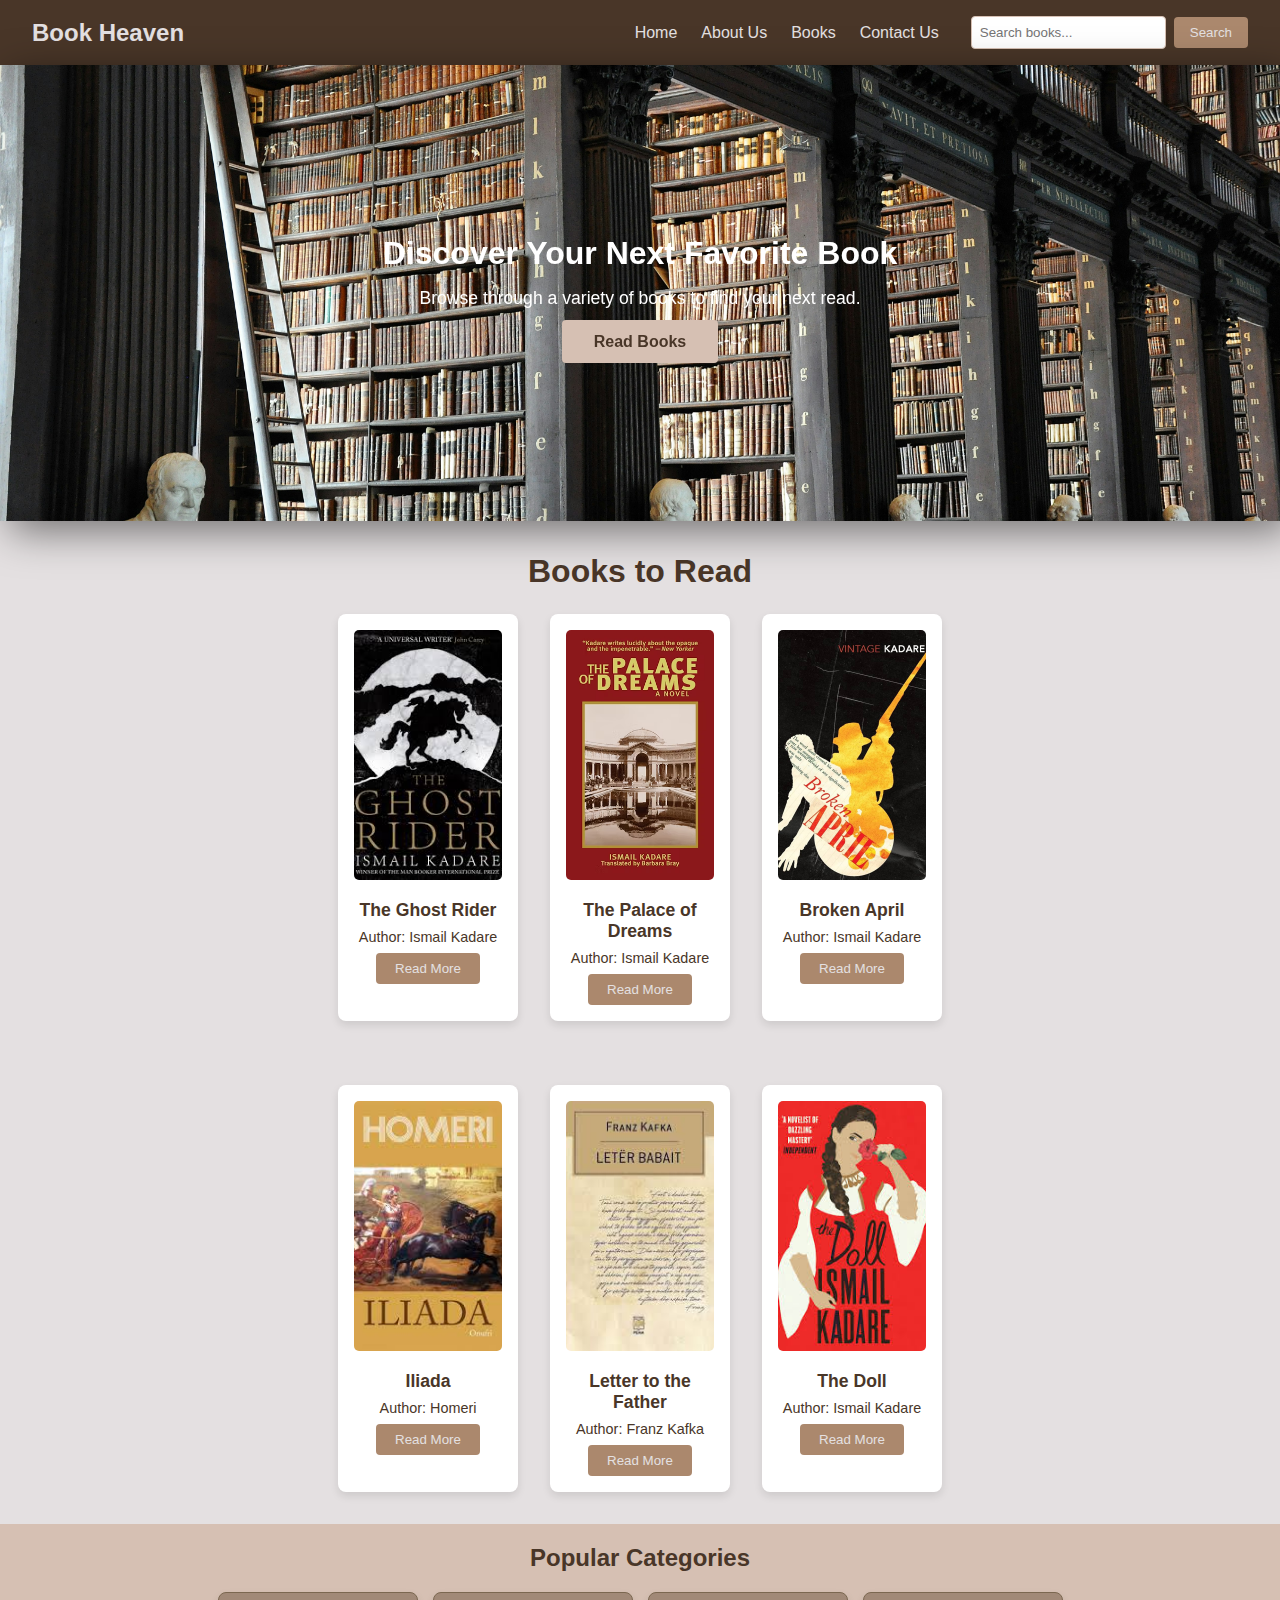
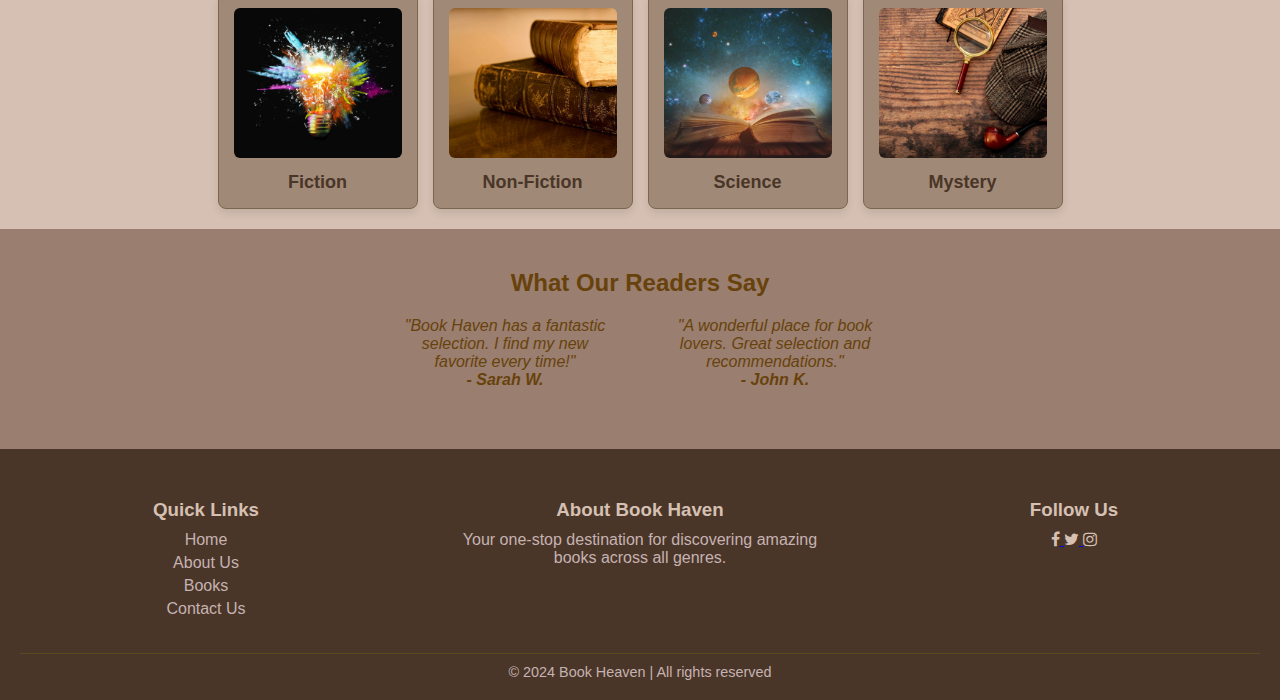
<file: Book Heaven/index.html>
<!DOCTYPE html>
<html lang="en">
<head>
    <meta charset="UTF-8">
    <meta name="viewport" content="width=device-width, initial-scale=1.0">
    <title>Book Heaven</title>
    <link rel="stylesheet" href="style.css">
    <link rel="stylesheet" href="https://cdnjs.cloudflare.com/ajax/libs/font-awesome/4.7.0/css/font-awesome.min.css">
</head>
<body>
    <header>

        <div class="logo">
            <h1>Book Heaven</h1>
        </div>
        <nav>
            <ul class="nav-links">
                <li><a href="index.html">Home</a></li>
                <li><a href="AboutUs.html">About Us</a></li>
                <li><a href="#">Books</a></li>
                <li><a href="#">Contact Us</a></li>
            </ul>
            <div class="search-bar">
                <input type="text" placeholder="Search books...">
                <button>Search</button>
            </div>
        </nav>
    </header>

    <section id="read-book">
        <div class="content">
            <h2>Discover Your Next Favorite Book</h2>
            <p>Browse through a variety of books to find your next read.</p>
            <a href="index.html" class="btn">Read Books</a>
        </div>
    </section>

    <section id="books">
        <h2>Books to Read</h2>
        <div class="book-container">
            <div class="book-box">
                <img src="img/5.jpg" alt="Book 1">
                <h3>The Ghost Rider</h3>
                <p>Author: Ismail Kadare</p>
                <button class="read-more">Read More</button>
            </div>
            <div class="book-box">
                <img src="img/6.avif" alt="Book 2">
                <h3>The Palace of Dreams</h3>
                <p>Author: Ismail Kadare</p>
                <button class="read-more">Read More</button>
            </div>
            <div class="book-box">
                <img src="img/7.jpg" alt="Book 3">
                <h3>Broken April</h3>
                <p>Author: Ismail Kadare</p>
                <button class="read-more">Read More</button>
            </div>
        </div>
    </section>


    <section id="books">
        <div class="book-container">
            <div class="book-box">
                <img src="img/1.jpg" alt="Book 1">
                <h3>Iliada</h3>
                <p>Author: Homeri</p>
                <button class="read-more">Read More</button>
            </div>
            <div class="book-box">
                <img src="img/2.jpg" alt="Book 2">
                <h3>Letter to the Father</h3>
                <p>Author: Franz Kafka </p>
                <button class="read-more">Read More</button>
            </div>
            <div class="book-box">
                <img src="img/4.jpg" alt="Book 3">
                <h3>The Doll</h3>
                <p>Author: Ismail Kadare</p>
                <button class="read-more">Read More</button>
            </div>
        </div>
    </section>

    <section id="categories">
        <h2>Popular Categories</h2>
        <div class="category-cards">
            <div class="category-card">
                <img src="img/9.jpg" alt="Fiction">
                <h3>Fiction</h3>
            </div>
            <div class="category-card">
                <img src="img/10.jpg" alt="Non-Fiction">
                <h3>Non-Fiction</h3>
            </div>
            <div class="category-card">
                <img src="img/11.jpg" alt="Science">
                <h3>Science</h3>
            </div>
            <div class="category-card">
                <img src="img/12.jpg" alt="Mystery">
                <h3>Mystery</h3>
            </div>
        </div>
    </section>

    <section id="testimonials">
        <h2>What Our Readers Say</h2>
        <div class="testimonials-container">
            <div class="testimonial">
                <p>"Book Haven has a fantastic selection. I find my new favorite every time!"</p>
                <h4>- Sarah W.</h4>
            </div>
            <div class="testimonial">
                <p>"A wonderful place for book lovers. Great selection and recommendations."</p>
                <h4>- John K.</h4>
            </div>
        </div>
    </section>

    <footer>
        <div class="footer-content">
            <div class="footer-section about">
                <h3>Quick Links</h3>
                <ul>
                    <li><a href="#index.html">Home</a></li>
                    <li><a href="#about.us.html">About Us</a></li>
                    <li><a href="#bookpage.html">Books</a></li>
                    <li><a href="#contactus.html">Contact Us</a></li>
                </ul>
            </div>
            <div class="footer-section links">
                <h3>About Book Haven</h3>
                <p>Your one-stop destination for discovering amazing books across all genres.</p>
            </div>
            <div class="footer-section social">
                <h3>Follow Us</h3>
                <a href="https://facebook.com" target="_blank">
                    <i class="fa fa-facebook" aria-hidden="true" style="color:#d6c0b3;" ></i>
                </a>
                <a href="https://twitter.com/" target="_blank">
                    <i class="fa fa-twitter" aria-hidden="true" style="color:#d6c0b3;"></i>
                </a>
                <a href="https://www.instagram.com/" target="_blank">
                    <i class="fa fa-instagram" aria-hidden="true" style="color:#d6c0b3;"></i>
                </a>
            </div>
        </div>
        <div class="footer-bottom">
            <p>&copy; 2024 Book Heaven | All rights reserved</p>
        </div>
    </footer>
</body>
</html>
</file>
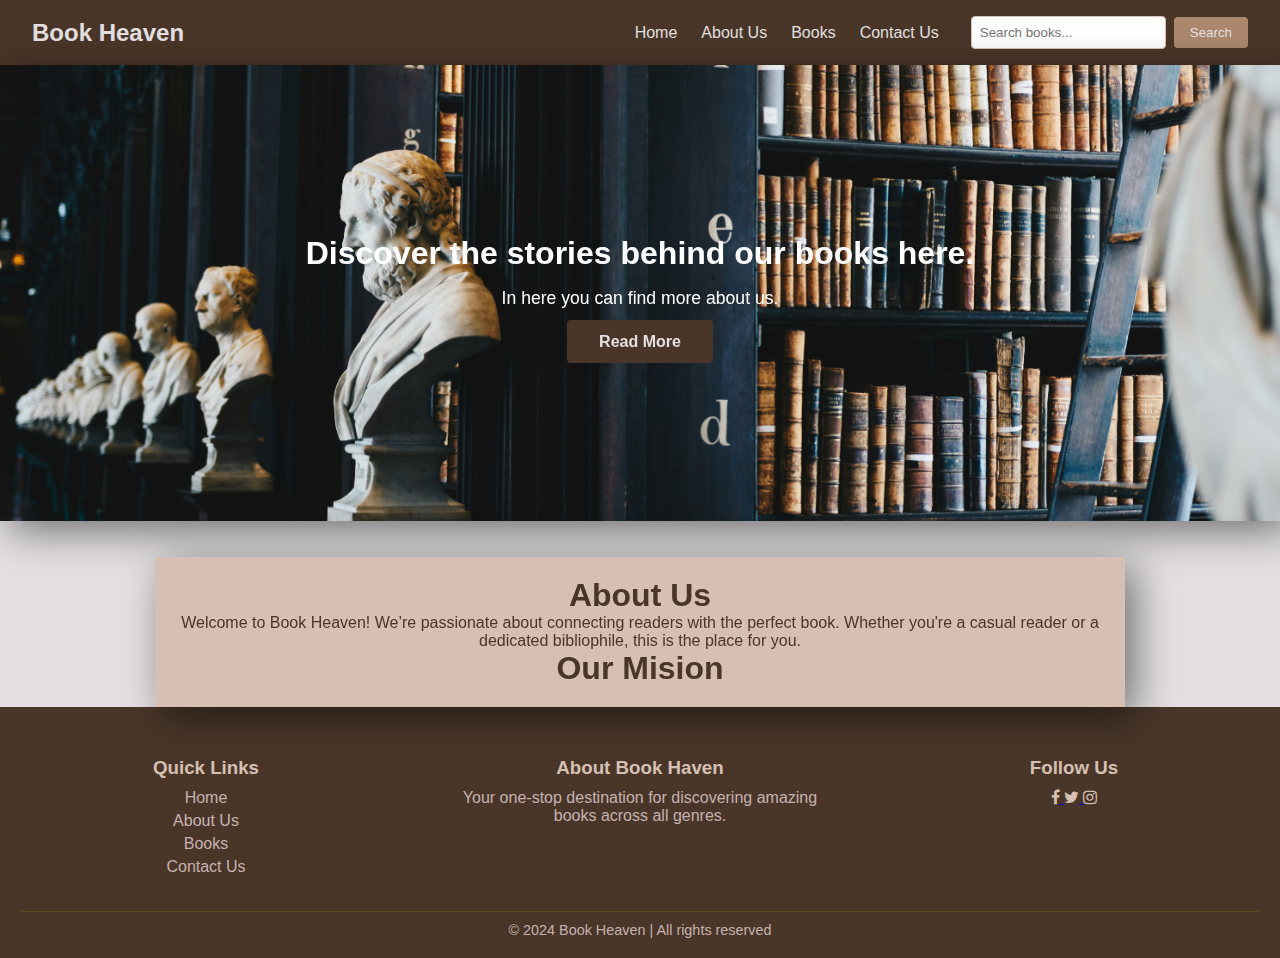
<file: Book Heaven/AboutUs.html>
<!DOCTYPE html>
<html lang="en">
<head>
    <meta charset="UTF-8">
    <meta name="viewport" content="width=device-width, initial-scale=1.0">
    <title>Book Heaven</title>
    <link rel="stylesheet" href="AboutUs.css">
    <link rel="stylesheet" href="https://cdnjs.cloudflare.com/ajax/libs/font-awesome/4.7.0/css/font-awesome.min.css">
</head>
<body>
    <header>

        <div class="logo">
            <h1>Book Heaven</h1>
        </div>
        <nav>
            <ul class="nav-links">
                <li><a href="index.html">Home</a></li>
                <li><a href="AboutUs.html">About Us</a></li>
                <li><a href="#">Books</a></li>
                <li><a href="#">Contact Us</a></li>
            </ul>
            <div class="search-bar">
                <input type="text" placeholder="Search books...">
                <button>Search</button>
            </div>
        </nav>
    </header>
    
    <section id="AboutUs-book">
        <div class="content">
            <h2>Discover the stories behind our books here.</h2>
            <p>In here you can find more about us.</p>
            <a href="AboutUs.html" class="btn">Read More</a>
        </div>
    </section>
<br><br>
    <section class="aboutus">
        <h1>About Us</h1>
        <p>Welcome to Book Heaven! We’re passionate about connecting readers with the perfect book.
             Whether you're a casual reader or a dedicated bibliophile, this is the place for you.</p>
        <h1>Our Mision</h1>
        <p></p>
    </section>


    <footer>
        <div class="footer-content">
            <div class="footer-section about">
                <h3>Quick Links</h3>
                <ul>
                    <li><a href="#index.html">Home</a></li>
                    <li><a href="#about.us.html">About Us</a></li>
                    <li><a href="#bookpage.html">Books</a></li>
                    <li><a href="#contactus.html">Contact Us</a></li>
                </ul>
            </div>
            <div class="footer-section links">
                <h3>About Book Haven</h3>
                <p>Your one-stop destination for discovering amazing books across all genres.</p>
            </div>
            <div class="footer-section social">
                <h3>Follow Us</h3>
                <a href="https://facebook.com" target="_blank">
                    <i class="fa fa-facebook" aria-hidden="true" style="color:#d6c0b3;" ></i>
                </a>
                <a href="https://twitter.com/" target="_blank">
                    <i class="fa fa-twitter" aria-hidden="true" style="color:#d6c0b3;"></i>
                </a>
                <a href="https://www.instagram.com/" target="_blank">
                    <i class="fa fa-instagram" aria-hidden="true" style="color:#d6c0b3;"></i>
                </a>
            </div>
        </div>
        <div class="footer-bottom">
            <p>&copy; 2024 Book Heaven | All rights reserved</p>
        </div>
    </footer>
</body>
</html>
</file>
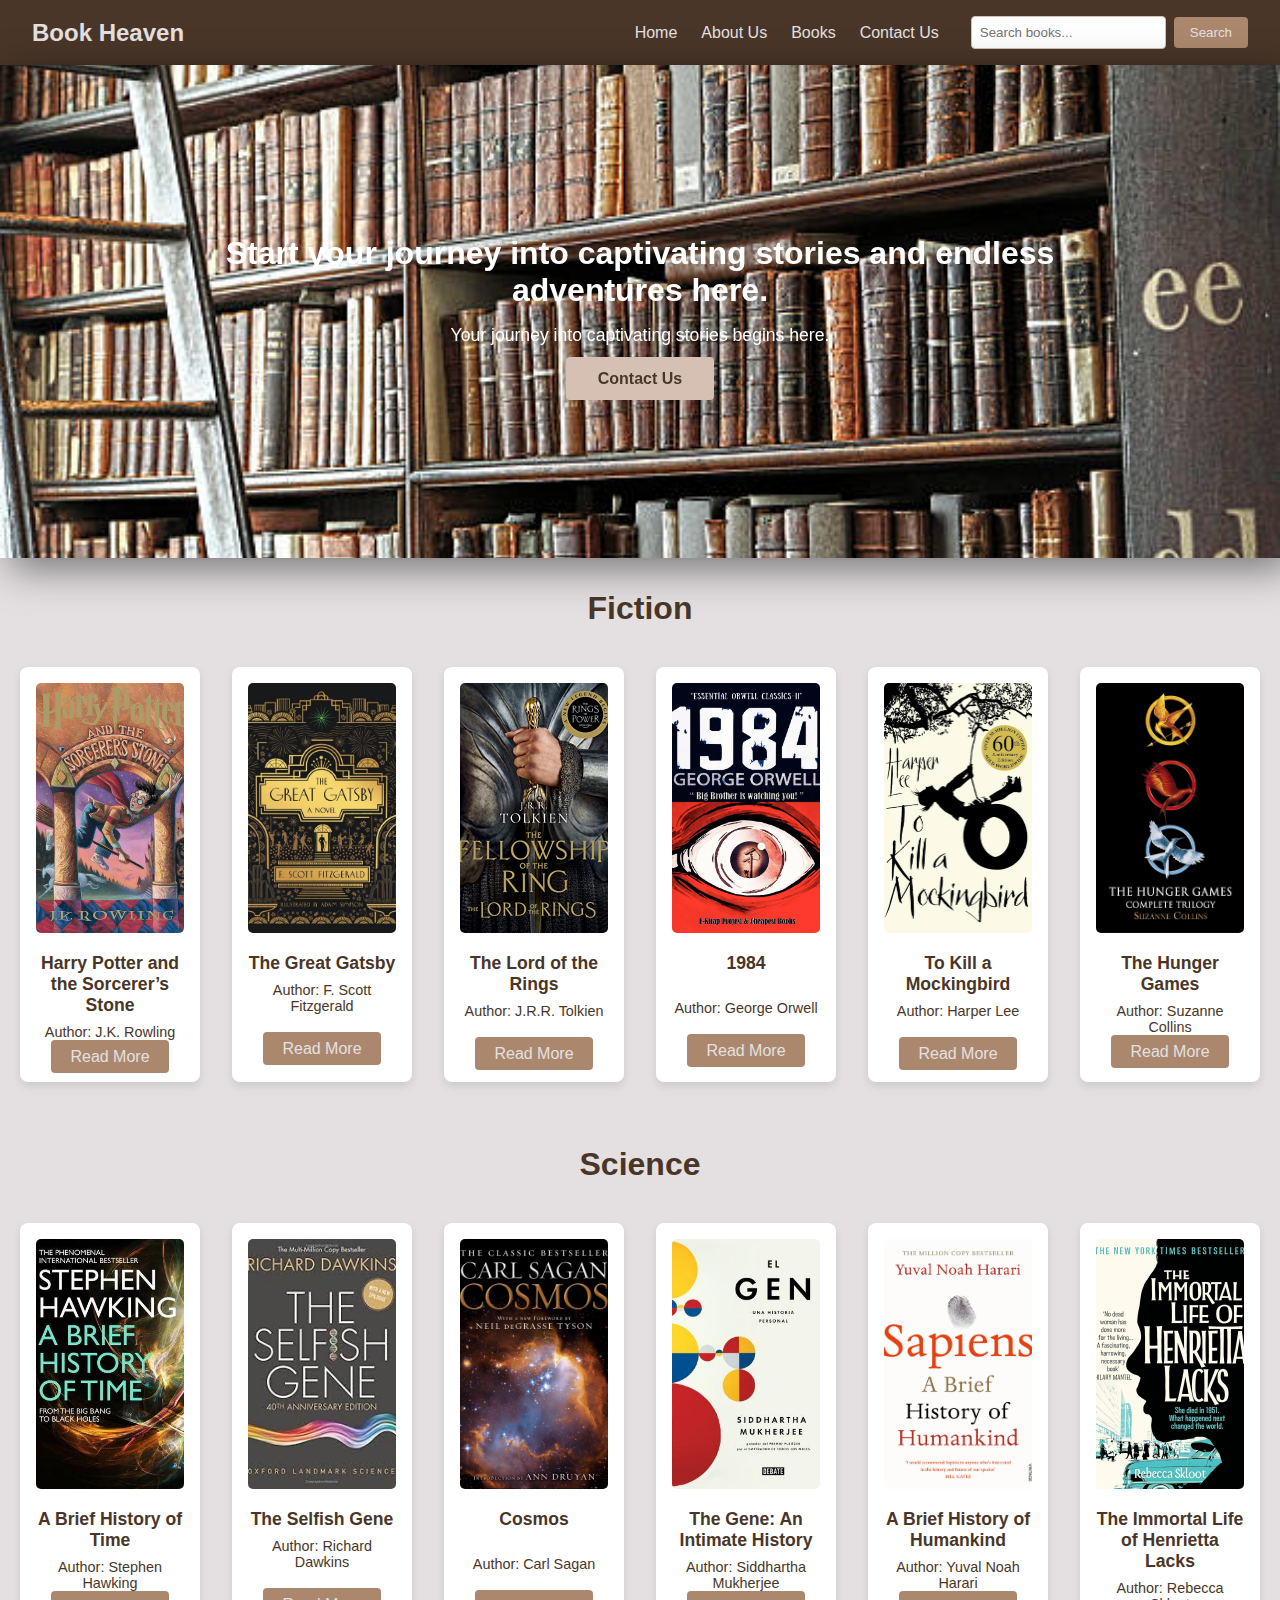
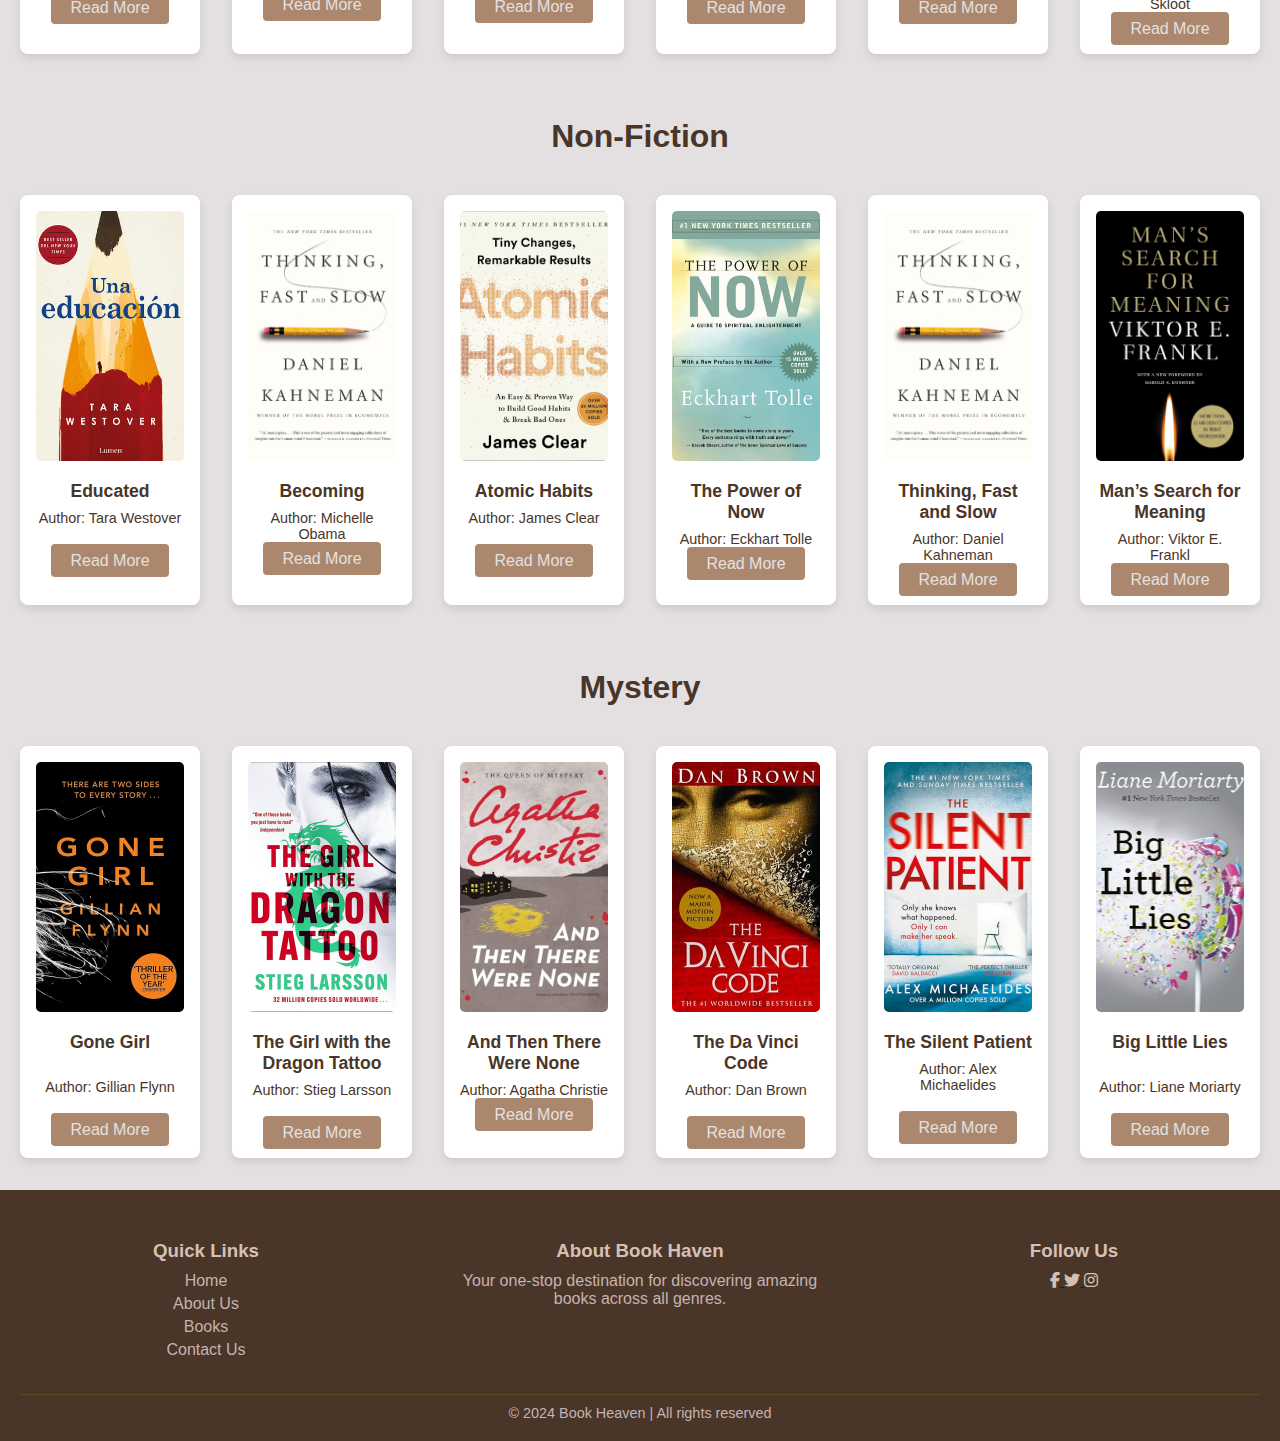
<file: Book Heaven/book.html>
<!DOCTYPE html>
<html lang="en">
<head>
    <meta charset="UTF-8">
    <meta name="viewport" content="width=device-width, initial-scale=1.0">
    <title>Book Heaven</title>
    <link rel="stylesheet" href="book.css">
    <link href="https://cdnjs.cloudflare.com/ajax/libs/font-awesome/6.5.1/css/all.min.css" rel="stylesheet">
</head>
<body>
    <header>

        <div class="logo">
            <h1>Book Heaven</h1>
        </div>
        <nav>
            <ul class="nav-links">
                <li><a href="index.html">Home</a></li>
                <li><a href="AboutUs.html">About Us</a></li>
                <li><a href="book.html">Books</a></li>
                <li><a href="contactus.html">Contact Us</a></li>
            </ul>
            <div class="search-bar">
                <input type="text" placeholder="Search books...">
                <button>Search</button>
            </div>
        </nav>
    </header>
    
    <section id="read-books">
        <div class="content">
            <h2>Start your journey into captivating stories and endless adventures here.</h2>
            <p>Your journey into captivating stories begins here.</p>
            <a href="contactus.html" class="btn">Contact Us</a>
        </div>
    </section>

    <section id="books">
        <div class="book-container">
            <h2>Fiction</h2>
            <div class="book-row">
                <div class="book-box">
                    <img src="img/books/8.jpg" alt="Book 1">
                    <h3>Harry Potter and the Sorcerer’s Stone</h3>
                    <p>Author: J.K. Rowling</p>
                    <a class="read-more" href="Iliada.html">Read More</a>
                </div>
                <div class="book-box">
                    <img src="img/books/9.webp" alt="Book 2">
                    <h3>The Great Gatsby</h3>
                    <p>Author: F. Scott Fitzgerald</p><br>
                    <a class="read-more" href="Iliada.html">Read More</a>
                </div>
                <div class="book-box">
                    <img src="img/books/10.jpg" alt="Book 3">
                    <h3>The Lord of the Rings</h3>
                    <p>Author: J.R.R. Tolkien</p> <br>
                    <a class="read-more" href="Iliada.html">Read More</a>
                </div>
                <div class="book-box">
                    <img src="img/books/11.webp" alt="Book 4">
                    <h3>1984</h3><br>
                    <p>Author: George Orwell</p><br>
                    <a class="read-more" href="Iliada.html">Read More</a>
                </div>
                <div class="book-box">
                    <img src="img/books/12.jpg" alt="Book 5">
                    <h3>To Kill a Mockingbird</h3>
                    <p>Author: Harper Lee</p><br>
                    <a class="read-more" href="Iliada.html">Read More</a>
                </div>
                <div class="book-box">
                    <img src="img/books/13.jpg" alt="Book 5">
                    <h3>The Hunger Games</h3>
                    <p>Author: Suzanne Collins</p>
                    <a class="read-more" href="Iliada.html">Read More</a>
                </div>
            </div>
        </div>
    </section>

    <section id="books">
        <div class="book-container">
            <h2>Science</h2>
            <div class="book-row">
                <div class="book-box">
                    <img src="img/books/14.jpg" alt="Book 1">
                    <h3>A Brief History of Time</h3>
                    <p>Author: Stephen Hawking</p>
                    <a class="read-more" href="Iliada.html">Read More</a>
                </div>
                <div class="book-box">
                    <img src="img/books/15.jpg" alt="Book 2">
                    <h3>The Selfish Gene</h3>
                    <p>Author: Richard Dawkins</p><br>
                    <a class="read-more" href="Iliada.html">Read More</a>
                </div>
                <div class="book-box">
                    <img src="img/books/16.jpg" alt="Book 3">
                    <h3>Cosmos</h3><br>
                    <p>Author: Carl Sagan</p><br>
                    <a class="read-more" href="Iliada.html">Read More</a>
                </div>
                <div class="book-box">
                    <img src="img/books/17.jpg" alt="Book 4">
                    <h3>The Gene: An Intimate History</h3>
                    <p>Author: Siddhartha Mukherjee</p>
                    <a class="read-more" href="Iliada.html">Read More</a>
                </div>
                <div class="book-box">
                    <img src="img/books/18.jpg" alt="Book 5">
                    <h3>A Brief History of Humankind</h3>
                    <p>Author: Yuval Noah Harari</p>
                    <a class="read-more" href="Iliada.html">Read More</a>
                </div>
                <div class="book-box">
                    <img src="img/books/19.jpg" alt="Book 5">
                    <h3>The Immortal Life of Henrietta Lacks</h3>
                    <p>Author: Rebecca Skloot</p>
                    <a class="read-more" href="Iliada.html">Read More</a>
                </div>
            </div>
        </div>
    </section>

    <section id="books">
        <div class="book-container">
            <h2>Non-Fiction</h2>
            <div class="book-row">
                <div class="book-box">
                    <img src="img/books/20.jpg" alt="Book 1">
                    <h3>Educated</h3>
                    <p>Author: Tara Westover</p><br>
                    <a class="read-more" href="Iliada.html">Read More</a>
                </div>
                <div class="book-box">
                    <img src="img/books/21.jpg" alt="Book 2">
                    <h3>Becoming</h3>
                    <p>Author: Michelle Obama</p>
                    <a class="read-more" href="Iliada.html">Read More</a>
                </div>
                <div class="book-box">
                    <img src="img/books/24.jpg" alt="Book 3">
                    <h3>Atomic Habits</h3>
                    <p>Author: James Clear</p><br>
                    <a class="read-more" href="Iliada.html">Read More</a>
                </div>
                <div class="book-box">
                    <img src="img/books/23.jpg" alt="Book 4">
                    <h3>The Power of Now</h3>
                    <p>Author: Eckhart Tolle</p>
                    <a class="read-more" href="Iliada.html">Read More</a>
                </div>
                <div class="book-box">
                    <img src="img/books/21.jpg" alt="Book 5">
                    <h3>Thinking, Fast and Slow</h3>
                    <p>Author:  Daniel Kahneman</p>
                    <a class="read-more" href="Iliada.html">Read More</a>
                </div>
                <div class="book-box">
                    <img src="img/books/31.jpg" alt="Book 5">
                    <h3>Man’s Search for Meaning</h3>
                    <p>Author: Viktor E. Frankl</p>
                    <a class="read-more" href="Iliada.html">Read More</a>
                </div>
            </div>
        </div>
    </section>
    
    <section id="books">
        <div class="book-container">
            <h2>Mystery</h2>
            <div class="book-row">
                <div class="book-box">
                    <img src="img/books/25.jpg" alt="Book 1">
                    <h3>Gone Girl</h3><br>
                    <p>Author: Gillian Flynn</p><br>
                    <a class="read-more" href="Iliada.html">Read More</a>
                </div>
                <div class="book-box">
                    <img src="img/books/26.jpg" alt="Book 2">
                    <h3>The Girl with the Dragon Tattoo</h3>
                    <p>Author: Stieg Larsson</p><br>
                    <a class="read-more" href="Iliada.html">Read More</a>
                </div>
                <div class="book-box">
                    <img src="img/books/27.avif" alt="Book 3">
                    <h3>And Then There Were None</h3>
                    <p>Author: Agatha Christie</p>
                    <a class="read-more" href="Iliada.html">Read More</a>
                </div>
                <div class="book-box">
                    <img src="img/books/28.jpg" alt="Book 4">
                    <h3>The Da Vinci Code</h3>
                    <p>Author: Dan Brown</p><br>
                    <a class="read-more" href="Iliada.html">Read More</a>
                </div>
                <div class="book-box">
                    <img src="img/books/29.jpg" alt="Book 5">
                    <h3>The Silent Patient</h3>
                    <p>Author: Alex Michaelides</p><br>
                    <a class="read-more" href="Iliada.html">Read More</a>
                </div>
                <div class="book-box">
                    <img src="img/books/30.jpg" alt="Book 5">
                    <h3>Big Little Lies</h3><br>
                    <p>Author: Liane Moriarty</p><br>
                    <a class="read-more" href="Iliada.html">Read More</a>
                </div>
            </div>
        </div>
    </section>

    <footer>
        <div class="footer-content">
            <div class="footer-section about">
                <h3>Quick Links</h3>
                <ul>
                    <li><a href="index.html">Home</a></li>
                    <li><a href="AboutUs.html">About Us</a></li>
                    <li><a href="book.html">Books</a></li>
                    <li><a href="contactus.html">Contact Us</a></li>
                </ul>
            </div>
            <div class="footer-section links">
                <h3>About Book Haven</h3>
                <p>Your one-stop destination for discovering amazing books across all genres.</p>
            </div>
            <div class="footer-section social">
                <h3>Follow Us</h3>
                <a href="https://facebook.com" target="_blank">
                    <i class="fa-brands fa-facebook-f" aria-hidden="true" style="color:#d6c0b3;" ></i>
                </a>
                <a href="https://twitter.com/" target="_blank">
                    <i class="fab fa-twitter" aria-hidden="true" style="color:#d6c0b3;"></i>
                </a>
                <a href="https://www.instagram.com/" target="_blank">
                    <i class="fab fa-instagram" aria-hidden="true" style="color:#d6c0b3;"></i>
                    
                </a>
            </div>
        </div>
        <div class="footer-bottom">
            <p>&copy; 2024 Book Heaven | All rights reserved</p>
        </div>
    </footer>
</body>
</html>
</file>
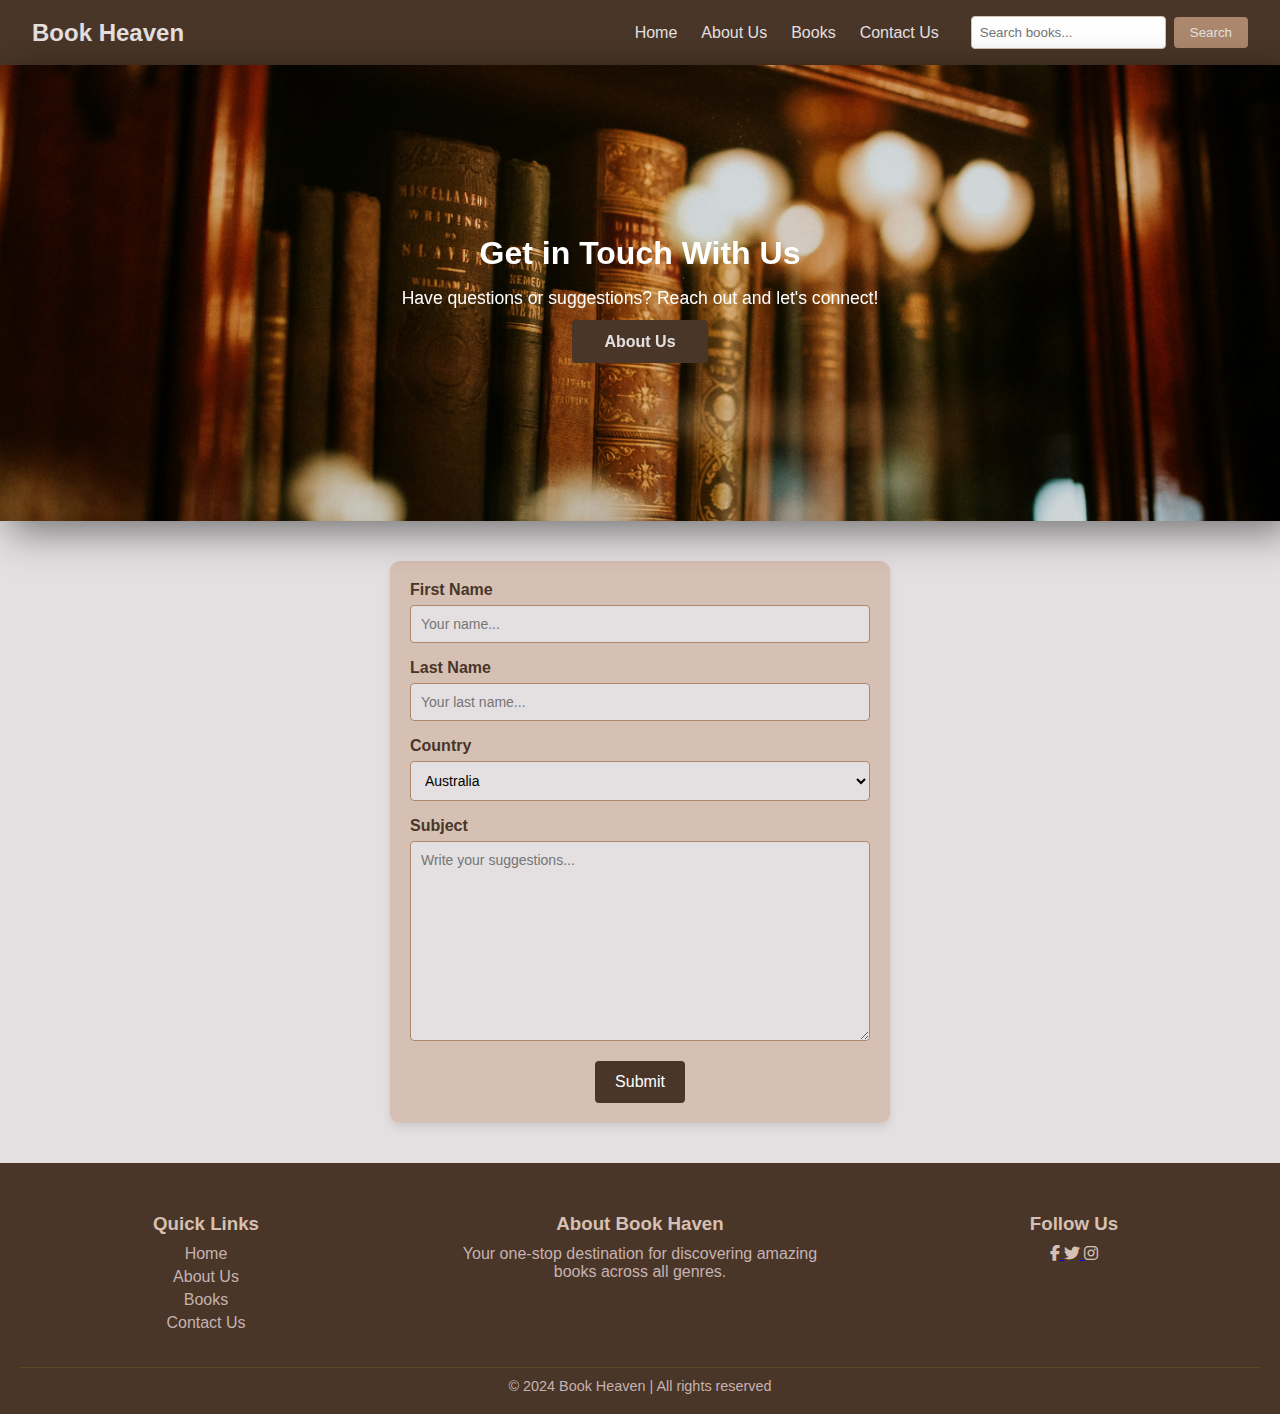
<file: Book Heaven/contactus.html>
<!DOCTYPE html>
<html lang="en">
<head>
    <meta charset="UTF-8">
    <meta name="viewport" content="width=device-width, initial-scale=1.0">
    <title>Book Heaven</title>
    <link rel="stylesheet" href="contactus.css">
    <link href="https://cdnjs.cloudflare.com/ajax/libs/font-awesome/6.5.1/css/all.min.css" rel="stylesheet">
</head>
<body>
    <header>

        <div class="logo">
            <h1>Book Heaven</h1>
        </div>
        <nav>
            <ul class="nav-links">
                <li><a href="index.html">Home</a></li>
                <li><a href="AboutUs.html">About Us</a></li>
                <li><a href="book.html">Books</a></li>
                <li><a href="contactus.html">Contact Us</a></li>
            </ul>
            <div class="search-bar">
                <input type="text" placeholder="Search books...">
                <button>Search</button>
            </div>
        </nav>
    </header>
    
    <section id="read-books">
        <div class="content">
            <h2>Get in Touch With Us</h2>
            <p>Have questions or suggestions? Reach out and let's connect!</p>
            <a href="AboutUs.html" class="btn">About Us</a>
        </div>
    </section>

    <div class="container">
        <form action="/action_page.php">
          <label for="first-name">First Name</label>
          <input type="text" id="first-name" name="firstname" placeholder="Your name...">
      
          <label for="last-name">Last Name</label>
          <input type="text" id="last-name" name="lastname" placeholder="Your last name...">

          <label for="country">Country</label>
          <select id="country" name="country">
            <option value="australia">Australia</option>
            <option value="canada">Canada</option>
            <option value="usa">USA</option>
          </select>
      
          <label for="message">Subject</label>
          <textarea id="message" name="subject" placeholder="Write your suggestions..." style="height:200px"></textarea>
      
          <div class="button-container">
            <input type="submit" value="Submit">
          </div>
        </form>
      </div>     
      
    <footer>
        <div class="footer-content">
            <div class="footer-section about">
                <h3>Quick Links</h3>
                <ul>
                    <li><a href="index.html">Home</a></li>
                    <li><a href="AboutUs.html">About Us</a></li>
                    <li><a href="book.html">Books</a></li>
                    <li><a href="contactus.html">Contact Us</a></li>
                </ul>
            </div>
            <div class="footer-section links">
                <h3>About Book Haven</h3>
                <p>Your one-stop destination for discovering amazing books across all genres.</p>
            </div>
            <div class="footer-section social">
                <h3>Follow Us</h3>
                <a href="https://facebook.com" target="_blank">
                    <i class="fa-brands fa-facebook-f" aria-hidden="true" style="color:#d6c0b3;" ></i>
                </a>
                <a href="https://twitter.com/" target="_blank">
                    <i class="fab fa-twitter" aria-hidden="true" style="color:#d6c0b3;"></i>
                </a>
                <a href="https://www.instagram.com/" target="_blank">
                    <i class="fab fa-instagram" aria-hidden="true" style="color:#d6c0b3;"></i>
                    
                </a>
            </div>
        </div>
        <div class="footer-bottom">
            <p>&copy; 2024 Book Heaven | All rights reserved</p>
        </div>
    </footer>
</body>
</html>
</file>
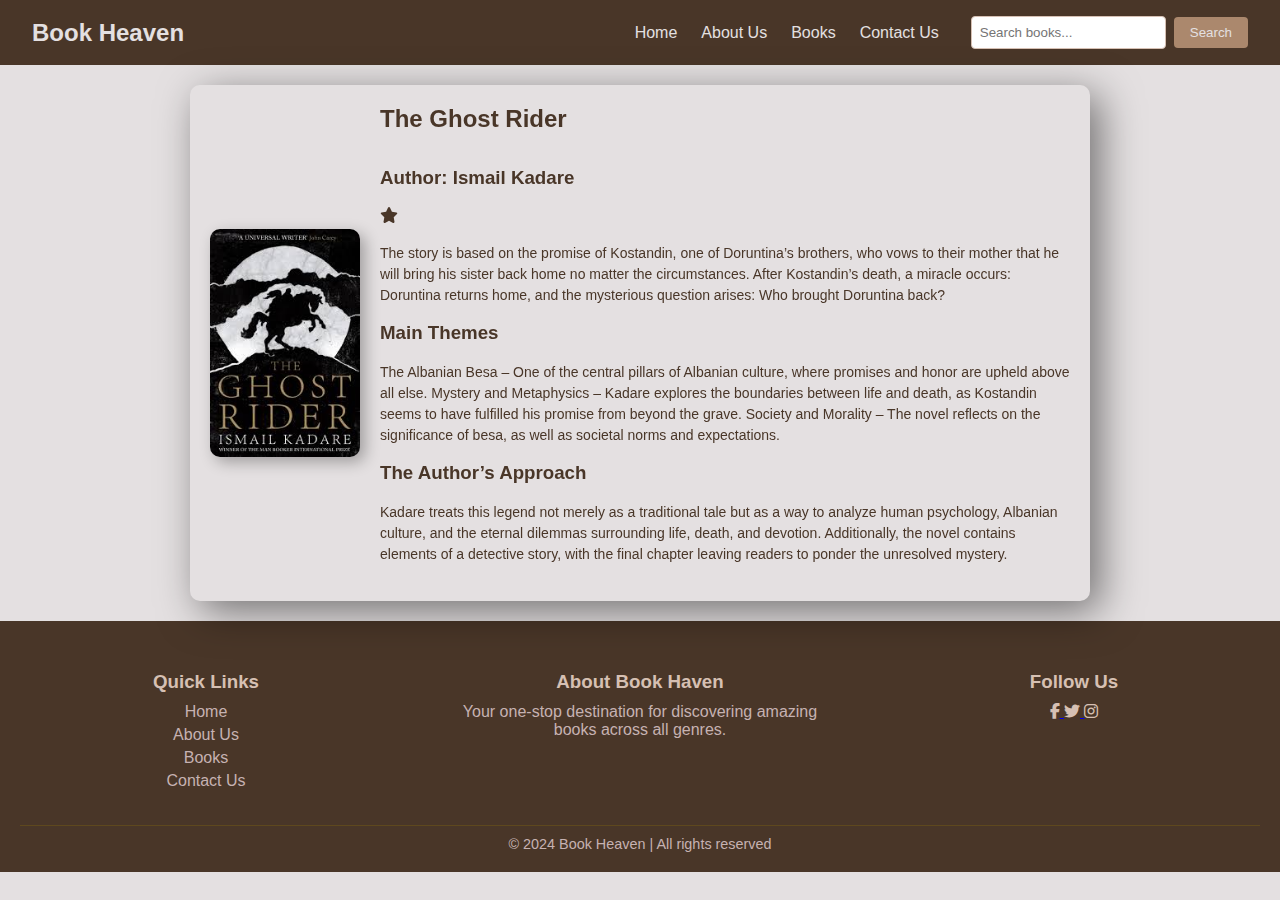
<file: Book Heaven/TheGhostRider.html>
<!DOCTYPE html>
<html lang="en">
<head>
    <meta charset="UTF-8">
    <meta name="viewport" content="width=device-width, initial-scale=1.0">
    <title>Book Heaven</title>
    <link rel="stylesheet" href="TheGhostRider.css">
    <link href="https://cdnjs.cloudflare.com/ajax/libs/font-awesome/6.5.1/css/all.min.css" rel="stylesheet">
</head>
<body>
    <header>

        <div class="logo">
            <h1>Book Heaven</h1>
        </div>
        <nav>
            <ul class="nav-links">
                <li><a href="index.html">Home</a></li>
                <li><a href="AboutUs.html">About Us</a></li>
                <li><a href="book.html">Books</a></li>
                <li><a href="contactus.html">Contact Us</a></li>
            </ul>
            <div class="search-bar">
                <input type="text" placeholder="Search books...">
                <button>Search</button>
            </div>
        </nav>
    </header>

    <section class="the-ghost-rider">
        <div class="container">
            <img src="img/books/5.jpg" alt="#" class="image">
            <div class="content">
                <h1>The Ghost Rider</h1><br>
                <h3>Author: Ismail Kadare</h3><br>
                <i class="fa-solid fa-star" ></i><br><br>

                <p class="story">The story is based on the promise of Kostandin, one of Doruntina’s brothers, 
                    who vows to their mother that he will bring his sister back home no matter the 
                    circumstances. After Kostandin’s death, a miracle occurs: Doruntina returns home, 
                    and the mysterious question arises: Who brought Doruntina back?</p>

                   <h3>Main Themes</h3> <br>
                       <p class="story"> The Albanian Besa – One of the central pillars of Albanian culture, where promises
                         and honor are upheld above all else.
                        Mystery and Metaphysics – Kadare explores the boundaries between life and death,
                         as Kostandin seems to have fulfilled his promise from beyond the grave.
                        Society and Morality – The novel reflects on the significance of besa, as well as 
                        societal norms and expectations.</p>
                    
                    <h3>The Author’s Approach</h3><br>
                   <p class="story"> Kadare treats this legend not merely as a traditional tale but as a way to analyze
                     human psychology, Albanian culture, and the eternal dilemmas surrounding life, death,
                      and devotion. Additionally, the novel contains elements of a detective story, 
                      with the final chapter leaving readers to ponder the unresolved mystery.</p>
               
                
          
            </div>
        </div>
    </section>
    

    <footer>
        <div class="footer-content">
            <div class="footer-section about">
                <h3>Quick Links</h3>
                <ul>
                    <li><a href="index.html">Home</a></li>
                    <li><a href="AboutUs.html">About Us</a></li>
                    <li><a href="book.html">Books</a></li>
                    <li><a href="contactus.html">Contact Us</a></li>
                </ul>
            </div>
            <div class="footer-section links">
                <h3>About Book Haven</h3>
                <p>Your one-stop destination for discovering amazing books across all genres.</p>
            </div>
            <div class="footer-section social">
                <h3>Follow Us</h3>
                <a href="https://facebook.com" target="_blank">
                    <i class="fa-brands fa-facebook-f" aria-hidden="true" style="color:#d6c0b3;" ></i>
                </a>
                <a href="https://twitter.com/" target="_blank">
                    <i class="fab fa-twitter" aria-hidden="true" style="color:#d6c0b3;"></i>
                </a>
                <a href="https://www.instagram.com/" target="_blank">
                    <i class="fab fa-instagram" aria-hidden="true" style="color:#d6c0b3;"></i>
                    
                </a>
            </div>
        </div>
        <div class="footer-bottom">
            <p>&copy; 2024 Book Heaven | All rights reserved</p>
        </div>
    </footer>
</body>
</html>
</file>
<file: Book Heaven/style.css>
* {
    margin: 0;
    padding: 0;
    box-sizing: border-box;
}

body {
    font-family: Arial, sans-serif;
    background-color: #E4E0E1; 
    color: #493628; 
}

header {
    display: flex;
    align-items: center;
    justify-content: space-between;
    background-color: #493628; 
    padding: 1rem 2rem;
    color: #E4E0E1; 
}

.logo h1 {
    font-size: 1.5rem;
    margin: 0;
    color: #E4E0E1; 
}

nav {
    display: flex;
    align-items: center;
    gap: 2rem;
}

.nav-links {
    list-style: none;
    display: flex;
    gap: 1.5rem;
    margin: 0;
}

.nav-links a {
    color: #E4E0E1; 
    text-decoration: none;
    padding: 0.5rem 0;
    transition: color 0.3s;
}

.nav-links a:hover {
    color: #AB886D; 
}

.search-bar {
    display: flex;
    align-items: center;
    gap: 0.5rem;
}

.search-bar input {
    padding: 0.5rem;
    border: 1px solid #D6C0B3; 
    border-radius: 4px;
    outline: none;
}

.search-bar button {
    padding: 0.5rem 1rem;
    background-color: #AB886D; 
    color: #E4E0E1;
    border: none;
    border-radius: 4px;
    cursor: pointer;
    transition: background 0.3s;
}

.search-bar button:hover {
    background-color: #D6C0B3; 
}

.search-bar {
    display: flex;
    align-items: center;
    gap: 0.5rem;
}

.search-bar input {
    padding: 0.5rem;
    border: 1px solid #D6C0B3; 
    border-radius: 4px;
    outline: none;
}

.search-bar button {
    padding: 0.5rem 1rem;
    background-color: #AB886D; 
    color: #E4E0E1; 
    border: none;
    border-radius: 4px;
    cursor: pointer;
    transition: background 0.3s;
}

.search-bar button:hover {
    background-color: #D6C0B3; 
}


#read-book {
    background-color: #AB886D; 
    color: #E4E0E1; 
    padding: 3rem 2rem;
    text-align: center;
}

#read-book .content {
    max-width: 800px;
    margin: 0 auto;
}

#read-book h2 {
    font-size: 2rem;
    margin-bottom: 1rem;
}

#read-book p {
    font-size: 1.1rem;
    margin-bottom: 1.5rem;
}

.btn {
    background-color: #D6C0B3; 
    color: #493628; 
    padding: 0.8rem 2rem;
    text-decoration: none;
    border-radius: 4px;
    font-weight: bold;
    transition: background- 0.3s;
}

.btn:hover {
    background-color: #493628; 
    color: #E4E0E1; 
}




#books {
    background-color: #E4E0E1; 
    padding: 2rem;
    text-align: center;
}

#books h2 {
    font-size: 2rem;
    margin-bottom: 1.5rem;
}

.book-container {
    display: flex;
    justify-content: center;
    gap: 2rem;
}

.book-box {
    background-color: #FFF;
    padding: 1rem;
    border-radius: 8px;
    box-shadow: 0 4px 8px rgba(0, 0, 0, 0.1);
    text-align: center;
    width: 180px;
}

.book-box img {
    width: 100%;
    height: 250px;
    object-fit: cover;
    border-radius: 5px;
}

.book-box h3 {
    font-size: 1.1rem;
    margin-top: 1rem;
}

.book-box p {
    font-size: 0.9rem;
    margin: 0.5rem 0;
}

.book-box:hover {
    transform: scale(1.05);
}

.read-more {
    background-color: #AB886D; 
    color: #E4E0E1; 
    padding: 0.5rem 1.2rem;
    border: none;
    border-radius: 4px;
    cursor: pointer;
    transition: background 0.3s;
}

.read-more:hover {
    background-color: #D6C0B3; 
}


#categories {
    padding: 40px 20px;
    text-align: center;
    background-color:#D6C0B3;
}
.category-cards {
    display: flex;
    justify-content: center;
    gap: 20px;
    flex-wrap: wrap;
}
.category-card {
    background-color: #AB886D;
    padding: 20px;
    border-radius: 10px;
    width: 150px;
    text-align: center;
}


#testimonials {
    padding: 40px 20px;
    background-color: #9A7E6F;
    color: #67420c;
    text-align: center;
}
.testimonials-container {
    display: flex;
    gap: 20px;
    justify-content: center;
    flex-wrap: wrap;
}
.testimonial {
    background-color: var(--accent-color);
    padding: 20px;
    border-radius: 10px;
    max-width: 250px;
    font-style: italic;
}

#categories {
    padding: 40px 20px;
    text-align: center;
    background-color:#D6C0B3;
}
.category-cards {
    display: flex;
    justify-content: center;
    gap: 20px;
    flex-wrap: wrap;
}
.category-card {
    background-color: #AB886D;
    padding: 20px;
    border-radius: 10px;
    width: 150px;
    text-align: center;
}


footer {
    background-color: #493628; 
    padding: 20px;
    color: #c6b2b2; 
    text-align: center;
}

.footer-content {
    display: flex;
    justify-content: space-between;
    flex-wrap: wrap;
    padding: 20px 0;
}

.footer-section {
    width: 30%;
    min-width: 200px;
    margin: 10px 0;
}


.footer-section h3 {
    color: #d6c0b3; 
    margin-bottom: 10px;
}

.footer-section p, .footer-section ul {
    color: #c6b2b2;
}

.footer-section ul {
    list-style-type: none;
    padding: 0;
}

.footer-section ul li {
    margin: 5px 0;
}

.footer-section ul li a {
    color: #c6b2b2;
    text-decoration: none;
}

.footer-section a img {
    margin: 0 5px;
}

.footer-bottom {
    border-top: 1px solid #5e481e; 
    padding-top: 10px;
    font-size: 0.9rem;
}

#read-book {
    background-image: url('img/13.jpg');
    background-size: cover; 
    background-position: center; 
    background-repeat: no-repeat; 
    color: white; 
    padding: 170px 0; 
    filter: drop-shadow(10px 10px 20px rgba(0, 0, 0, 0.7)); 
    filter: drop-shadow(10px 10px 20px rgba(0, 0, 0, 0.5)); 
}


#categories {
    text-align: center;
    padding: 20px;
    background-color: #D6C0B3;
}

#categories h2 {
    font-size: 24px;
    margin-bottom: 20px;
    color: #493628; 
}

.category-cards {
    display: flex;
    flex-wrap: wrap;
    justify-content: center;
    gap: 15px; 
}

.category-card {
    background-color: #a18977;
    border: 1px solid #7b6750; 
    border-radius: 8px;
    box-shadow: 0 4px 8px rgba(0, 0, 0, 0.1);
    padding: 15px;
    width: 200px; 
    text-align: center;
    transition: transform 0.3s; 
}

.category-card:hover {
    transform: scale(1.05);
}

.category-card img {
    width: 100%;
    height: 150px;
    object-fit: cover;
    border-radius: 6px;
}

.category-card h3 {
    font-size: 18px;
    margin-top: 10px;
    color: #493628;
}

/* Tablet styles */
@media (max-width: 768px) {
    .navbar {
        flex-direction: column;
        text-align: center;
    }
    .content {
        font-size: 1rem;
    }
}

/* Phone styles */
@media (max-width: 480px) {
    .header {
        font-size: 1.5rem;
        text-align: center;
    }
    .content {
        font-size: 0.9rem;
        padding: 10px;
    }
}
</file>
<file: Book Heaven/AboutUs.css>
* {
    margin: 0;
    padding: 0;
    box-sizing: border-box;
}

body {
    font-family: Arial, sans-serif;
    background-color: #E4E0E1; 
    color: #493628; 
}

header {
    display: flex;
    align-items: center;
    justify-content: space-between;
    background-color: #493628; 
    padding: 1rem 2rem;
    color: #E4E0E1; 
}

.logo h1 {
    font-size: 1.5rem;
    margin: 0;
    color: #E4E0E1; 
}

nav {
    display: flex;
    align-items: center;
    gap: 2rem;
}

.nav-links {
    list-style: none;
    display: flex;
    gap: 1.5rem;
    margin: 0;
}

.nav-links a {
    color: #E4E0E1; 
    text-decoration: none;
    padding: 0.5rem 0;
    transition: color 0.3s;
}

.nav-links a:hover {
    color: #AB886D; 
}

.search-bar {
    display: flex;
    align-items: center;
    gap: 0.5rem;
}

.search-bar input {
    padding: 0.5rem;
    border: 1px solid #D6C0B3; 
    border-radius: 4px;
    outline: none;
}

.search-bar button {
    padding: 0.5rem 1rem;
    background-color: #AB886D; 
    color: #E4E0E1;
    border: none;
    border-radius: 4px;
    cursor: pointer;
    transition: background 0.3s;
}

.search-bar button:hover {
    background-color: #D6C0B3; 
}

.search-bar {
    display: flex;
    align-items: center;
    gap: 0.5rem;
}

.search-bar input {
    padding: 0.5rem;
    border: 1px solid #D6C0B3; 
    border-radius: 4px;
    outline: none;
}

.search-bar button {
    padding: 0.5rem 1rem;
    background-color: #AB886D; 
    color: #E4E0E1; 
    border: none;
    border-radius: 4px;
    cursor: pointer;
    transition: background 0.3s;
}

.search-bar button:hover {
    background-color: #D6C0B3; 
}

#AboutUs-book {
    background-color: #AB886D; 
    color: #E4E0E1; 
    padding: 3rem 2rem;
    text-align: center;
}

#AboutUs-book .content {
    max-width: 900px;
    margin: 0 auto;
}

#AboutUs-book h2 {
    font-size:2rem ;
    margin-bottom: 1rem;
}

#AboutUs-book p {
    font-size:1.1rem;
    margin-bottom:1.5rem;
}


#AboutUs-book {
    background-image: url('img/aboutus.jpg');
    background-size: cover; 
    background-position: center; 
    background-repeat: no-repeat; 
    color: white; 
    padding: 170px 0; 
    filter: drop-shadow(10px 10px 20px rgba(0, 0, 0, 0.7)); 
    filter: drop-shadow(10px 10px 20px rgba(0, 0, 0, 0.5)); 
}

.btn {
    background-color: #493628; 
    color: #E4E0E1; 
    padding: 0.8rem 2rem;
    text-decoration: none;
    border-radius: 4px;
    font-weight: bold;
    transition: background- 0.3s;
}

.btn:hover {
    background-color:  #D6C0B3; 
    color:#493628; 
}


.aboutus {
    background-color: #E4E0E1; 
    padding: 2rem;
    text-align: center;
}

.aboutus{
    max-width: 970px;
    margin: auto;
    background:#D6C0B3;
    padding: 20px;
    filter: drop-shadow(10px 10px 20px rgba(0, 0, 0, 0.7)); 
    filter: drop-shadow(10px 10px 20px rgba(0, 0, 0, 0.5));
}

.aboutus h2 {
    font-size: 2rem;
    margin-bottom: 1.5rem;
}

#aboutus-container {
    display: flex;
    justify-content: center;
    gap: 2rem;
}

footer {
    background-color: #493628; 
    padding: 20px;
    color: #c6b2b2; 
    text-align: center;
}

.footer-content {
    display: flex;
    justify-content: space-between;
    flex-wrap: wrap;
    padding: 20px 0;
}

.footer-content a:hover, .footer-content a:focus {
    color:#E4E0E1;
  }
  
.footer-section {
    width: 30%;
    min-width: 200px;
    margin: 10px 0;
}

.footer-section h3 {
    color: #D6C0B3; 
    margin-bottom: 10px;
}

.footer-section p, .footer-section ul {
    color: #c6b2b2;
}

.footer-section ul {
    list-style-type: none;
    padding: 0;
}

.footer-section ul li {
    margin: 5px 0;
}

.footer-section ul li a {
    color: #c6b2b2;
    text-decoration: none;
}

.footer-section a img {
    margin: 0 5px;
}

.footer-bottom {
    border-top: 1px solid #5e481e; 
    padding-top: 10px;
    font-size: 0.9rem;
}

/* Tablet styles */
@media (max-width: 768px) {
    .navbar {
        flex-direction: column;
        text-align: center;
    }
    .content {
        font-size: 1rem;
    }
}

/* Phone styles */
@media (max-width: 480px) {
    .header {
        font-size: 1.5rem;
        text-align: center;
    }
    .content {
        font-size: 0.9rem;
        padding: 10px;
    }
}
</file>
<file: Book Heaven/book.css>
* {
    margin: 0;
    padding: 0;
    box-sizing: border-box;
}

body {
    font-family: Arial, sans-serif;
    background-color: #E4E0E1; 
    color: #493628; 
}

header {
    display: flex;
    align-items: center;
    justify-content: space-between;
    background-color: #493628; 
    padding: 16px 32px;
    color: #E4E0E1; 
}

.logo h1 {
    font-size: 24px;
    margin: 0;
    color: #E4E0E1; 
}

nav {
    display: flex;
    align-items: center;
    gap: 32px;
}

.nav-links {
    list-style: none;
    display: flex;
    gap: 24px;
    margin: 0;
}

.nav-links a {
    color: #E4E0E1; 
    text-decoration: none;
    padding: 8px 0;
    transition: color 0.3s;
}

.nav-links a:hover {
    color: #AB886D; 
}

.search-bar {
    display: flex;
    align-items: center;
    gap: 8px;
}

.search-bar input {
    padding: 8px;
    border: 1px solid #D6C0B3; 
    border-radius: 4px;
    outline: none;
}

.search-bar button {
    padding: 8px 16px;
    background-color: #AB886D; 
    color: #E4E0E1;
    border: none;
    border-radius: 4px;
    cursor: pointer;
    transition: background 0.3s;
}

.search-bar button:hover {
    background-color: #D6C0B3; 
}

.search-bar {
    display: flex;
    align-items: center;
    gap: 8px;
}

.search-bar input {
    padding: 8px;
    border: 1px solid #D6C0B3; 
    border-radius: 4px;
    outline: none;
}

.search-bar button {
    padding: 8px 16px;
    background-color: #AB886D; 
    color: #E4E0E1; 
    border: none;
    border-radius: 4px;
    cursor: pointer;
    transition: background 0.3s;
}

.search-bar button:hover {
    background-color: #D6C0B3; 
}

#read-books {
    background-color: #AB886D; 
    color: #E4E0E1; 
    padding: 48px 32px;
    text-align: center;
}

#read-books .content {
    max-width: 900px;
    margin: 0 auto;
}

#read-books h2 {
    font-size: 32px ;
    margin-bottom: 16px;
}

#read-books p {
    font-size: 17.6px;
    margin-bottom: 24px;
}


#read-books {
    background-image: url('img/readbook.jpg');
    background-size: cover; 
    background-position: center; 
    background-repeat: no-repeat; 
    color: white; 
    padding: 170px 0; 
    filter: drop-shadow(10px 10px 20px rgba(0, 0, 0, 0.7)); 
    filter: drop-shadow(10px 10px 20px rgba(0, 0, 0, 0.5)); 
}

.btn {
    background-color: #493628; 
    color: #E4E0E1; 
    padding: 12.8px 32px;
    text-decoration: none;
    border-radius: 4px;
    font-weight: bold;
    transition: background- 0.3s;
}

.btn:hover {
    background-color:  #D6C0B3; 
    color:#493628; 
}
  


#read-book {
    background-color: #AB886D; 
    color: #E4E0E1; 
    padding:  48px 32px;
    text-align: center;
}

#read-book .content {
    max-width: 800px;
    margin: 0 auto;
}

#read-book h2 {
    font-size: 32px;
    margin-bottom: 16px;
}

#read-book p {
    font-size: 17.6px;
    margin-bottom: 24px;
}

.btn {
    background-color: #D6C0B3; 
    color: #493628; 
    padding: 12.8px 32px;
    text-decoration: none;
    border-radius: 4px;
    font-weight: bold;
    transition: background- 0.3s;
}

.btn:hover {
    background-color: #493628; 
    color: #E4E0E1; 
}


#books {
    background-color: #E4E0E1; 
    padding: 32px;
    text-align: center;
}

#books h2 {
    font-size: 32px;
    margin-bottom: 24px;
    display: flex;
    justify-content: center;
    align-items: center;
    text-align: center;
    margin: 0 auto 24px auto; 
}


.book-container {
    display: flex;
    flex-direction: column; 
    align-items: center;
    gap: 16px; 
}

.book-container h2 {
    margin-bottom: 0; 
    font-size: 24px;
    text-align: center;
}

.book-row {
    display: flex; 
    justify-content: center;
    gap: 32px; 
}

.book-box {
    background-color: #FFF;
    padding: 16px;
    border-radius: 8px;
    box-shadow: 0 4px 8px rgba(0, 0, 0, 0.1);
    text-align: center;
    width: 180px;
}

.book-box img {
    width: 100%;
    height: 250px;
    object-fit: cover;
    border-radius: 5px;
}

.book-box h3 {
    font-size: 17.6px;
    margin-top: 16px;
}

.book-box p {
    font-size: 14.4px;
    margin: 8px 0;
}

.book-box:hover {
    transform: scale(1.05);
}

.read-more {
    background-color: #AB886D; 
    color: #E4E0E1; 
    padding: 8px 19.2px;
    border: none;
    border-radius: 4px;
    text-decoration: none;
    cursor: pointer;
    transition: background 0.3s;
}

.read-more:hover {
    background-color: #D6C0B3; 
}


footer {
    background-color: #493628; 
    padding: 20px;
    color: #c6b2b2; 
    text-align: center;
}

.footer-content {
    display: flex;
    justify-content: space-between;
    flex-wrap: wrap;
    padding: 20px 0;
}

.footer-content a:hover, .footer-content a:focus {
    color:#E4E0E1;
  }
  
.footer-section {
    width: 30%;
    min-width: 200px;
    margin: 10px 0;
}

.footer-section h3 {
    color: #D6C0B3; 
    margin-bottom: 10px;
}

.footer-section p, .footer-section ul {
    color: #c6b2b2;
}

.footer-section ul {
    list-style-type: none;
    padding: 0;
}

.footer-section ul li {
    margin: 5px 0;
}

.footer-section ul li a {
    color: #c6b2b2;
    text-decoration: none;
}

.footer-section a img {
    margin: 0 5px;
}

.footer-bottom {
    border-top: 1px solid #5e481e; 
    padding-top: 10px;
    font-size: 14.4px;
}


@media (max-width: 768px) {
    .navbar {
        flex-direction: column;
        text-align: center;
    }
    .content {
        font-size: 16px;
    }
}


@media (max-width: 480px) {
    .header {
        font-size: 24px;
        text-align: center;
    }
    .content {
        font-size: 14.4px;
        padding: 10px;
    }
}

.mission-icon i {
    font-size: 260%; 
    color: #493628;
    margin-bottom: 10px;
}
.team-icon i {
    font-size: 260%; 
    color: #493628;
    margin-bottom: 10px;
}
</file>
<file: Book Heaven/contactus.css>
* {
    margin: 0;
    padding: 0;
    box-sizing: border-box;
}

body {
    font-family: Arial, sans-serif;
    background-color: #E4E0E1; 
    color: #493628; 
}

header {
    display: flex;
    align-items: center;
    justify-content: space-between;
    background-color: #493628; 
    padding: 16px 32px;
    color: #E4E0E1; 
}

.logo h1 {
    font-size: 24px;
    margin: 0;
    color: #E4E0E1; 
}

nav {
    display: flex;
    align-items: center;
    gap: 32px;
}

.nav-links {
    list-style: none;
    display: flex;
    gap: 24px;
    margin: 0;
}

.nav-links a {
    color: #E4E0E1; 
    text-decoration: none;
    padding: 8px 0;
    transition: color 0.3s;
}

.nav-links a:hover {
    color: #AB886D; 
}

.search-bar {
    display: flex;
    align-items: center;
    gap: 8px;
}

.search-bar input {
    padding: 8px;
    border: 1px solid #D6C0B3; 
    border-radius: 4px;
    outline: none;
}

.search-bar button {
    padding: 8px 16px;
    background-color: #AB886D; 
    color: #E4E0E1;
    border: none;
    border-radius: 4px;
    cursor: pointer;
    transition: background 0.3s;
}

.search-bar button:hover {
    background-color: #D6C0B3; 
}

.search-bar {
    display: flex;
    align-items: center;
    gap: 8px;
}

.search-bar input {
    padding: 8px;
    border: 1px solid #D6C0B3; 
    border-radius: 4px;
    outline: none;
}

.search-bar button {
    padding: 8px 16px;
    background-color: #AB886D; 
    color: #E4E0E1; 
    border: none;
    border-radius: 4px;
    cursor: pointer;
    transition: background 0.3s;
}

.search-bar button:hover {
    background-color: #D6C0B3; 
}

#read-books {
    background-color: #AB886D; 
    color: #E4E0E1; 
    padding: 48px 32px;
    text-align: center;
}

#read-books .content {
    max-width: 900px;
    margin: 0 auto;
}

#read-books h2 {
    font-size: 32px ;
    margin-bottom: 16px;
}

#read-books p {
    font-size: 17.6px;
    margin-bottom: 24px;
}

#read-books {
    background-image: url('img/contactus.jpg');
    background-size: cover; 
    background-position: center; 
    background-repeat: no-repeat; 
    color: white; 
    padding: 170px 0; 
    filter: drop-shadow(10px 10px 20px rgba(0, 0, 0, 0.7)); 
    filter: drop-shadow(10px 10px 20px rgba(0, 0, 0, 0.5)); 
}

.btn {
    background-color: #493628; 
    color: #E4E0E1; 
    padding: 12.8px  32px;
    text-decoration: none;
    border-radius: 4px;
    font-weight: bold;
    transition: background- 0.3s;
}

.btn:hover {
    background-color:  #D6C0B3; 
    color:#493628; 
}
  
.container {
    max-width: 500px;
    margin: 40px auto;
    background-color: #d6c0b3;
    padding: 20px;
    border-radius: 10px;
    box-shadow: 0 4px 8px rgba(0, 0, 0, 0.1);
  }

  label {
    display: block;
    font-weight: bold;
    margin-bottom: 6px;
    color: #493628;
  }

  #first-name,#last-name, #country, #message {
    width: 100%;
    padding: 10px;
    border: 1px solid #ab886d;
    border-radius: 4px;
    margin-bottom: 16px;
    font-size: 14px;
    background-color: #E4E0E1;
  }

  .button-container {
    text-align: center; 
  }

  input[type=submit] {
    background-color: #493628;
    color: #ffffff;
    padding: 12px 20px;
    border: none;
    border-radius: 4px;
    font-size: 16px;
    cursor: pointer;
    transition: background-color 0.3s ease;
    display: inline-block; 
    margin: 0 auto; 
  }

  input[type=submit]:hover {
    background-color: #ab886d;
  }

  textarea {
    resize: vertical;
    font-family: Arial, Helvetica, sans-serif;
  }
  
footer {
    background-color: #493628; 
    padding: 20px;
    color: #c6b2b2; 
    text-align: center;
}

.footer-content {
    display: flex;
    justify-content: space-between;
    flex-wrap: wrap;
    padding: 20px 0;
}

.footer-content a:hover, .footer-content a:focus {
    color:#E4E0E1;
  }
  
.footer-section {
    width: 30%;
    min-width: 200px;
    margin: 10px 0;
}

.footer-section h3 {
    color: #D6C0B3; 
    margin-bottom: 10px;
}

.footer-section p, .footer-section ul {
    color: #c6b2b2;
}

.footer-section ul {
    list-style-type: none;
    padding: 0;
}

.footer-section ul li {
    margin: 5px 0;
}

.footer-section ul li a {
    color: #c6b2b2;
    text-decoration: none;
}

.footer-section a img {
    margin: 0 5px;
}

.footer-bottom {
    border-top: 1px solid #5e481e; 
    padding-top: 10px;
    font-size: 14.4px;
}


@media (max-width: 768px) {
    .navbar {
        flex-direction: column;
        text-align: center;
    }
    .content {
        font-size: 16px;
    }
}


@media (max-width: 480px) {
    .header {
        font-size: 24px;
        text-align: center;
    }
    .content {
        font-size: 14.4px;
        padding: 10px;
    }
}

.mission-icon i {
    font-size: 260%; 
    color: #493628;
    margin-bottom: 10px;
}
.team-icon i {
    font-size: 260%; 
    color: #493628;
    margin-bottom: 10px;
}
</file>
<file: Book Heaven/TheGhostRider.css>
* {
    margin: 0;
    padding: 0;
    box-sizing: border-box;
}

body {
    font-family: Arial, sans-serif;
    background-color: #E4E0E1; 
    color: #493628; 
}

header {
    display: flex;
    align-items: center;
    justify-content: space-between;
    background-color: #493628; 
    padding: 16px 32px;
    color: #E4E0E1; 
}

.logo h1 {
    font-size: 24px;
    margin: 0;
    color: #E4E0E1; 
}

nav {
    display: flex;
    align-items: center;
    gap: 32px;
}

.nav-links {
    list-style: none;
    display: flex;
    gap: 24px;
    margin: 0;
}

.nav-links a {
    color: #E4E0E1; 
    text-decoration: none;
    padding: 8px 0;
    transition: color 0.3s;
}

.nav-links a:hover {
    color: #AB886D; 
}

.search-bar {
    display: flex;
    align-items: center;
    gap: 8px;
}

.search-bar input {
    padding: 8px;
    border: 1px solid #D6C0B3; 
    border-radius: 4px;
    outline: none;
}

.search-bar button {
    padding: 8px 16px;
    background-color: #AB886D; 
    color: #E4E0E1;
    border: none;
    border-radius: 4px;
    cursor: pointer;
    transition: background 0.3s;
}

.search-bar button:hover {
    background-color: #D6C0B3; 
}

.search-bar {
    display: flex;
    align-items: center;
    gap: 8px;
}

.search-bar input {
    padding: 8px;
    border: 1px solid #D6C0B3; 
    border-radius: 4px;
    outline: none;
}

.search-bar button {
    padding: 8px 16px;
    background-color: #AB886D; 
    color: #E4E0E1; 
    border: none;
    border-radius: 4px;
    cursor: pointer;
    transition: background 0.3s;
}

.search-bar button:hover {
    background-color: #D6C0B3; 
}

img.sticky {
    position: sticky;
    top: 0;
    width: 200px;
  }

  .the-ghost-rider {
    background-color: #E4E0E1; 
    padding: 20px;
    filter: drop-shadow(10px 10px 20px rgba(0, 0, 0, 0.5)); 
    border-radius: 10px;
    max-width: 900px; 
    margin: 20px auto;
}

.container {
    display: flex; 
    align-items: center; 
    gap: 20px; 
}

.image {
    width: 150px;
    height: auto; 
    border-radius: 10px; 
    box-shadow: 5px 5px 15px rgba(0, 0, 0, 0.3); 
}

.content {
    flex: 1; 
    text-align: left; 
}

.the-ghost-rider h1 {
    font-size: 24px;
    margin-bottom: 16px;
}

.the-ghost-rider p {
    font-size: 14px;
    line-height: 1.5;
    margin-bottom: 16px;
}

.story{
    color:#493628;
}

footer {
    background-color: #493628; 
    padding: 20px;
    color: #c6b2b2; 
    text-align: center;
}

.footer-content {
    display: flex;
    justify-content: space-between;
    flex-wrap: wrap;
    padding: 20px 0;
}

.footer-content a:hover, .footer-content a:focus {
    color:#E4E0E1;
  }
  
.footer-section {
    width: 30%;
    min-width: 200px;
    margin: 10px 0;
}

.footer-section h3 {
    color: #D6C0B3; 
    margin-bottom: 10px;
}

.footer-section p, .footer-section ul {
    color: #c6b2b2;
}

.footer-section ul {
    list-style-type: none;
    padding: 0;
}

.footer-section ul li {
    margin: 5px 0;
}

.footer-section ul li a {
    color: #c6b2b2;
    text-decoration: none;
}

.footer-section a img {
    margin: 0 5px;
}

.footer-bottom {
    border-top: 1px solid #5e481e; 
    padding-top: 10px;
    font-size: 14.4px;
}


@media (max-width: 768px) {
    .navbar {
        flex-direction: column;
        text-align: center;
    }
    .content {
        font-size: 16px;
    }
}


@media (max-width: 480px) {
    .header {
        font-size: 24px;
        text-align: center;
    }
    .content {
        font-size: 14.4px;
        padding: 10px;
    }
}

.mission-icon i {
    font-size: 260%; 
    color: #493628;
    margin-bottom: 10px;
}
.team-icon i {
    font-size: 260%; 
    color: #493628;
    margin-bottom: 10px;
}
</file>
